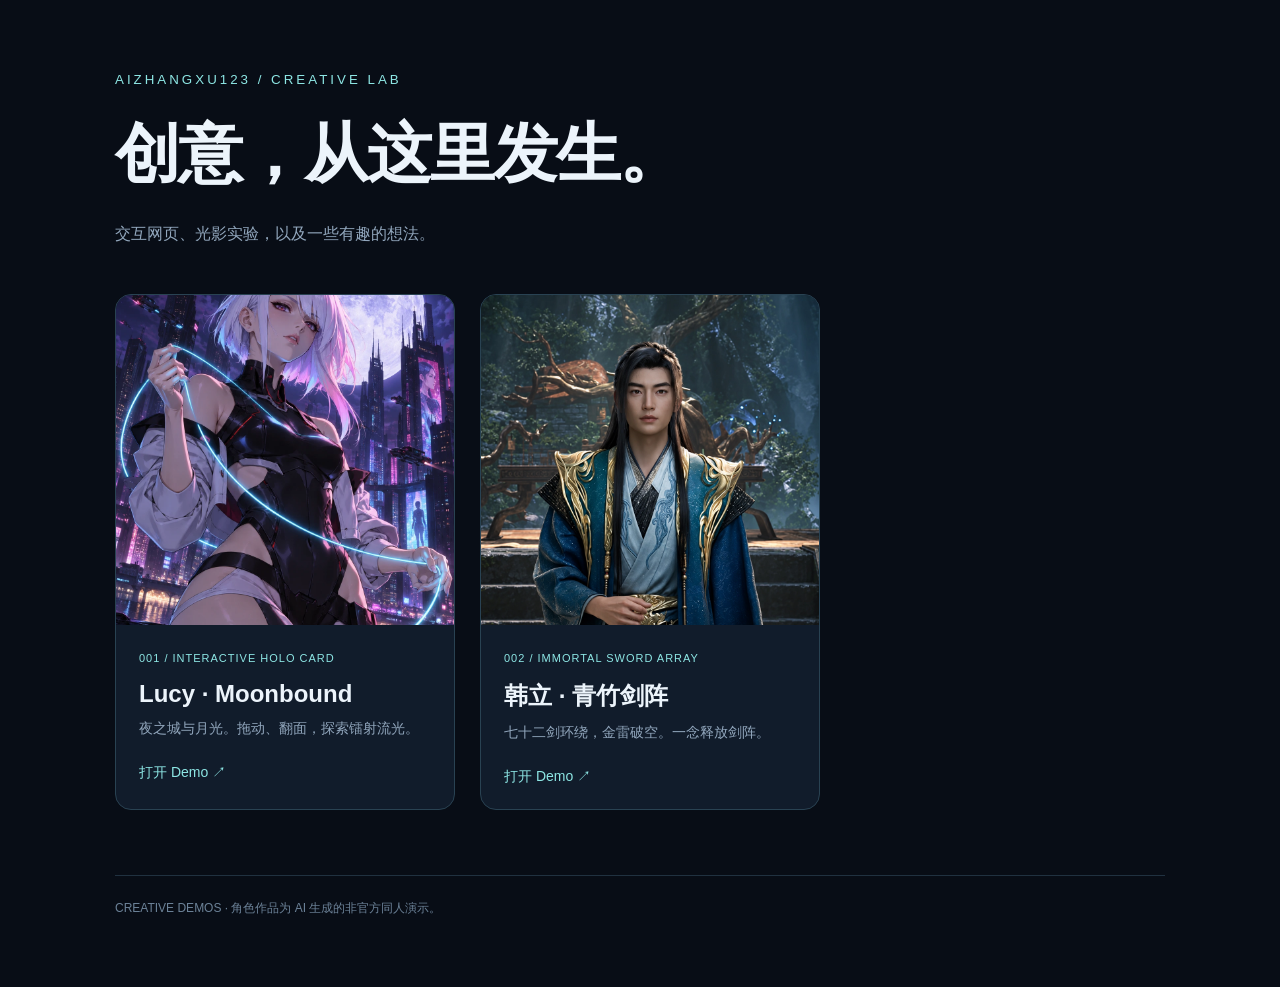
<file: index.html>
<!doctype html><html lang="zh-CN"><head><meta charset="utf-8"><meta name="viewport" content="width=device-width,initial-scale=1"><title>Creative Demos · 旭的创意实验室</title><style>*{box-sizing:border-box}body{margin:0;background:#080d16;color:#ecf4fb;font-family:Arial,"Microsoft YaHei",sans-serif}main{max-width:1100px;margin:auto;padding:70px 25px}small{color:#8de6e4;letter-spacing:3px}h1{font-size:clamp(36px,7vw,65px);letter-spacing:-2px;margin:22px 0}p{color:#91a6bc;line-height:1.8}.grid{display:grid;grid-template-columns:repeat(auto-fit,minmax(250px,340px));gap:25px;margin-top:45px}a{color:inherit;text-decoration:none;border:1px solid #294252;border-radius:16px;overflow:hidden;background:#111c2b;transition:transform .2s}a:hover{transform:translateY(-6px)}a:focus-visible{outline:3px solid #8de6e4;outline-offset:5px}img{width:100%;height:330px;object-fit:cover;object-position:50% 22%;display:block}.info{padding:23px}.info small{font-size:11px;letter-spacing:1px}.info h2{font-size:24px;margin:14px 0 8px}.info p{font-size:14px;margin:0}.enter{display:block;color:#8de6e4;margin-top:23px;font-size:14px}footer{margin-top:65px;border-top:1px solid #203140;padding-top:24px;color:#6c8298;font-size:12px}</style></head><body><main><small>AIZHANGXU123 / CREATIVE LAB</small><h1>创意，从这里发生。</h1><p>交互网页、光影实验，以及一些有趣的想法。</p><div class="grid"><a href="./lucy-card/"><img src="./lucy-card/lucy.webp" alt="Lucy 与夜之城的满月"><div class="info"><small>001 / INTERACTIVE HOLO CARD</small><h2>Lucy · Moonbound</h2><p>夜之城与月光。拖动、翻面，探索镭射流光。</p><span class="enter">打开 Demo ↗</span></div></a><a href="./hanli-card/"><img src="./hanli-card/hanli.webp" alt="韩立与青竹蜂云剑阵"><div class="info"><small>002 / IMMORTAL SWORD ARRAY</small><h2>韩立 · 青竹剑阵</h2><p>七十二剑环绕，金雷破空。一念释放剑阵。</p><span class="enter">打开 Demo ↗</span></div></a></div><footer>CREATIVE DEMOS · 角色作品为 AI 生成的非官方同人演示。</footer></main></body></html>
</file>
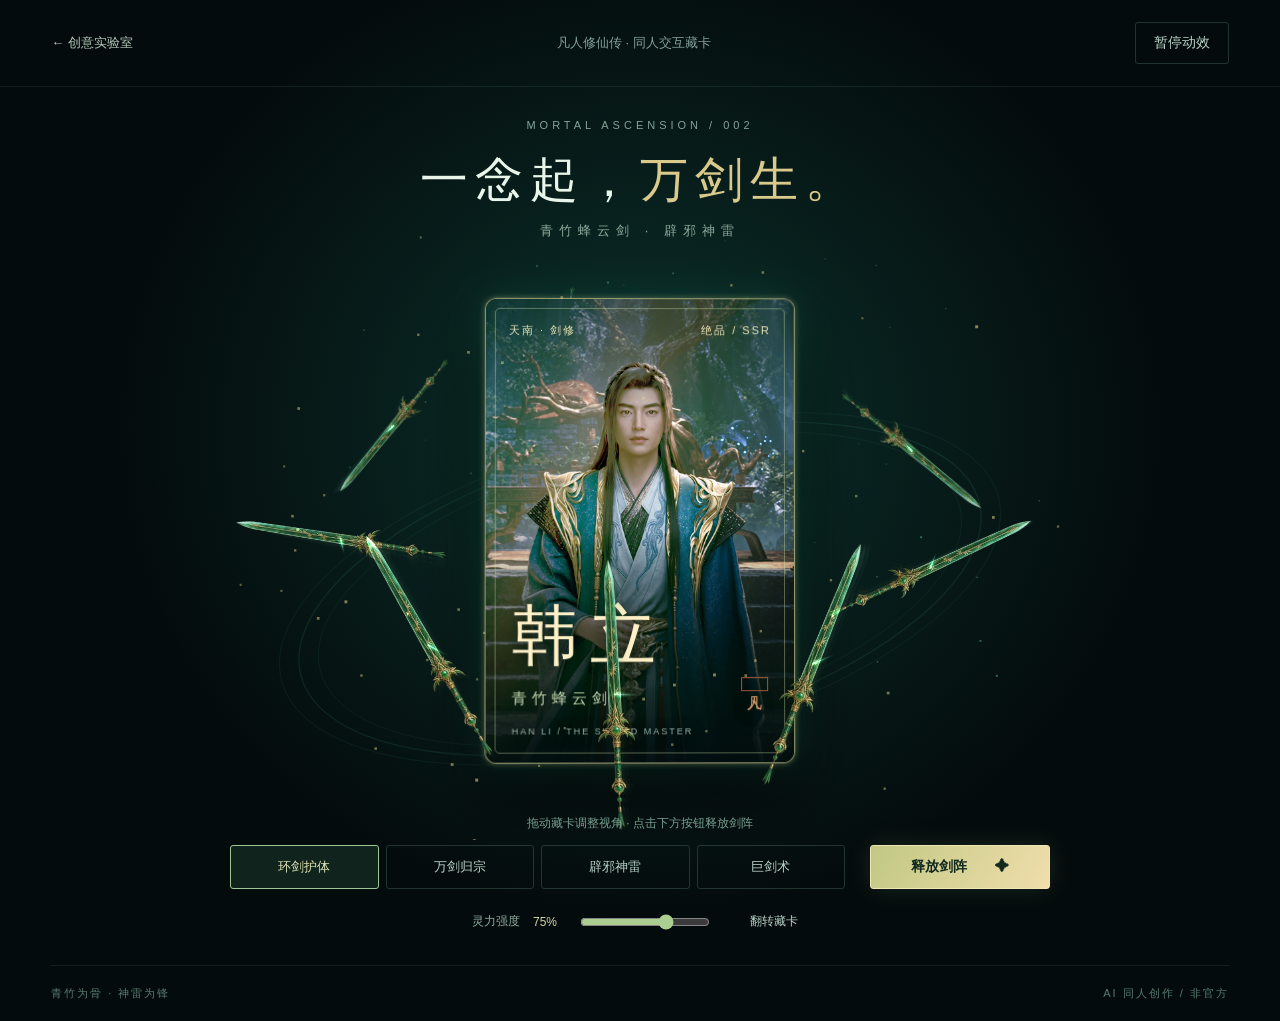
<file: hanli-card/index.html>
<!doctype html><html lang="zh-CN"><head><meta charset="utf-8"><meta name="viewport" content="width=device-width,initial-scale=1"><meta name="theme-color" content="#040c0c"><title>韩立 · 青竹蜂云剑阵</title><link rel="stylesheet" href="style.css?v=giant-1"></head><body><header><a href="../">← 创意实验室</a><span>凡人修仙传 · 同人交互藏卡</span><button id="pause" aria-pressed="false">暂停动效</button></header><main><div class="heading"><span class="eyebrow">MORTAL ASCENSION / 002</span><h1>一念起，<em>万剑生。</em></h1><p>青竹蜂云剑 · 辟邪神雷</p></div><section id="stage" aria-label="韩立剑阵"><canvas id="backfx" aria-hidden="true"></canvas><div class="card-wrap"><div id="card" tabindex="0" role="button" aria-label="韩立藏卡，拖动调整视角，空格翻面"><div class="face front"><img src="hanli.webp" alt="韩立掐诀御剑，青竹蜂云剑与金色雷光环绕" draggable="false"><div class="foil"></div><div class="vignette"></div><div class="edge"></div><div class="serial"><span>天南 · 剑修</span><span>绝品 / SSR</span></div><div class="card-title"><span class="seal">凡人</span><h2>韩立</h2><p>青竹蜂云剑</p><small>HAN LI / THE SWORD MASTER</small></div></div><div class="face back"><p>凡 人 修 仙 传</p><h2>以凡人之躯<br>问长生之道</h2><div class="back-mark">剑</div><p>青竹蜂云剑<br><small>七十二剑 · 剑阵通玄</small></p></div></div></div><canvas id="frontfx" aria-hidden="true"></canvas><div id="burst-label" aria-live="polite"></div><div class="stage-note">拖动藏卡调整视角 · 点击下方按钮释放剑阵</div></section><section class="console" aria-label="剑阵控制"><div class="modes" role="group" aria-label="剑阵形态"><button class="active" data-mode="orbit" aria-pressed="true">环剑护体</button><button data-mode="storm" aria-pressed="false">万剑归宗</button><button data-mode="thunder" aria-pressed="false">辟邪神雷</button><button data-mode="giant" aria-pressed="false">巨剑术</button></div><button id="burst" class="burst">释放剑阵 <span>✦</span></button><div class="settings"><label for="power">灵力强度 <output id="power-value">75%</output><input id="power" type="range" min="20" max="100" value="75"></label><button id="flip">翻转藏卡</button></div></section></main><footer><span>青竹为骨 · 神雷为锋</span><span>AI 同人创作 / 非官方</span></footer><script src="app.js?v=giant-1"></script></body></html>
</file>
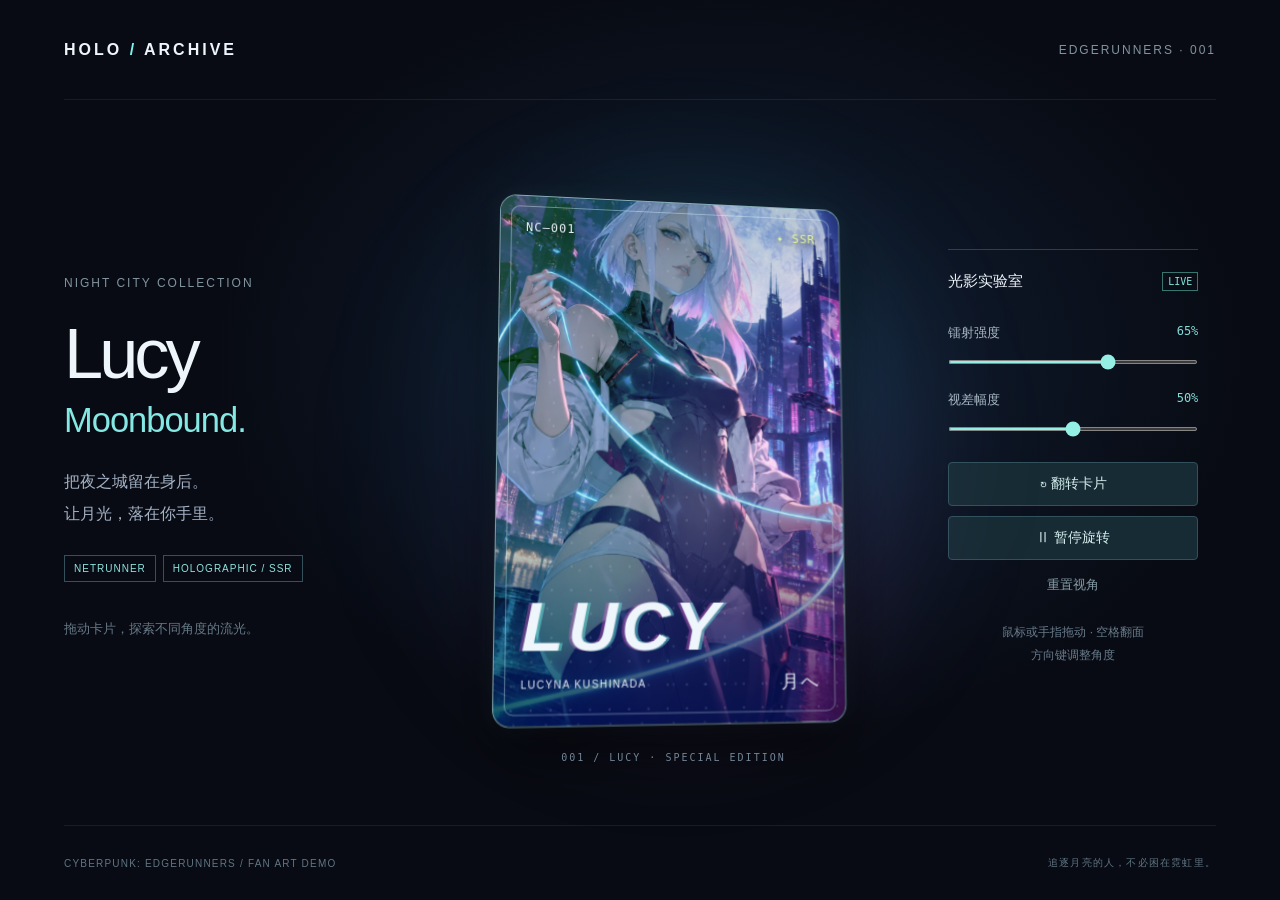
<file: lucy-card/index.html>
<!doctype html><html lang="zh-CN"><head><meta charset="utf-8"><meta name="viewport" content="width=device-width,initial-scale=1"><meta name="theme-color" content="#080b13"><title>LUCY / MOONBOUND</title><link rel="stylesheet" href="style.css"></head><body><header><a href="./" class="brand">HOLO<span> / </span>ARCHIVE</a><span class="edition">EDGERUNNERS · 001</span></header><main><section class="intro"><p class="eyebrow">NIGHT CITY COLLECTION</p><h1>Lucy<span>Moonbound.</span></h1><p class="description">把夜之城留在身后。<br>让月光，落在你手里。</p><div class="tags"><span>NETRUNNER</span><span>HOLOGRAPHIC / SSR</span></div><p class="instruction">拖动卡片，探索不同角度的流光。</p></section><section class="stage" aria-label="Lucy 交互闪卡"><div class="aura"></div><div id="card" tabindex="0" role="button" aria-label="Lucy 全息卡片，按空格翻面，方向键旋转"><div class="face front"><img class="art" src="lucy.webp" alt="Lucy 白发角色，置身霓虹夜之城与月光中"><div class="shade"></div><div class="foil"></div><div class="sparkle"></div><div class="shine"></div><div class="card-top"><span>NC—001</span><span>✦ SSR</span></div><div class="card-bottom"><p>LUCY</p><div><span>LUCYNA KUSHINADA</span><span>月へ</span></div></div><div class="frame"></div></div><div class="face back"><div class="back-orbit"></div><span class="back-top">NIGHT CITY / ARCHIVE 001</span><div class="back-center"><span class="moon">☾</span><h2>MOONBOUND</h2><p>夜之城之外，<br>还有一轮属于你的月亮。</p></div><div class="back-bottom">LUCY <span>✦</span> EDGERUNNERS<br><small>FAN ART · HOLOGRAPHIC EDITION</small></div></div></div><span class="floor-label">001 / LUCY · SPECIAL EDITION</span></section><aside class="controls"><div class="control-title"><span>光影实验室</span><span class="live">LIVE</span></div><label for="foil">镭射强度 <output id="foil-value">65%</output></label><input id="foil" type="range" min="0" max="100" value="65"><label for="depth">视差幅度 <output id="depth-value">50%</output></label><input id="depth" type="range" min="0" max="100" value="50"><div class="buttons"><button id="flip">↻ 翻转卡片</button><button id="auto" aria-pressed="true">Ⅱ 暂停旋转</button></div><button id="reset" class="reset">重置视角</button><p class="hint">鼠标或手指拖动 · 空格翻面<br>方向键调整角度</p></aside></main><footer><span>CYBERPUNK: EDGERUNNERS / FAN ART DEMO</span><span>追逐月亮的人，不必困在霓虹里。</span></footer><script src="app.js"></script></body></html>
</file>
<file: hanli-card/style.css>
*{box-sizing:border-box}body{margin:0;background:#040b0c;color:#e8f6e9;font-family:Arial,"Microsoft YaHei",sans-serif;background-image:radial-gradient(ellipse at 50% 42%,#0b322c 0,transparent 58%);min-height:100svh}header{display:flex;justify-content:space-between;align-items:center;padding:22px 4%;border-bottom:1px solid #a4deb319;gap:15px;position:relative;z-index:5;font-size:13px;color:#839f96}a{color:#b5cabc;text-decoration:none}button{font:14px Arial,"Microsoft YaHei",sans-serif;cursor:pointer;color:#b9d3c7;background:transparent;border:1px solid #55776560;padding:11px 18px;border-radius:3px}button:hover{background:#416b4938;color:#eeffd6}button:focus-visible,a:focus-visible,#card:focus-visible{outline:2px solid #e6d48e;outline-offset:5px}main{position:relative;max-width:1600px;margin:auto}.heading{text-align:center;position:relative;z-index:3;padding-top:28px;pointer-events:none}.eyebrow{font-size:11px;letter-spacing:4px;color:#84a398}h1{font-family:"Songti SC",SimSun,serif;font-size:clamp(30px,4vw,48px);font-weight:400;letter-spacing:7px;margin:15px 0 10px}h1 em{font-style:normal;color:#d9ca8c}.heading p{font-size:13px;letter-spacing:6px;color:#8fab9e;margin:0}#stage{height:620px;position:relative;isolation:isolate;overflow:hidden;margin-top:-20px}canvas{position:absolute;inset:0;width:100%;height:100%;pointer-events:none}#backfx{z-index:0}#frontfx{z-index:3}.card-wrap{position:absolute;inset:0;display:grid;place-items:center;perspective:1100px;z-index:2;pointer-events:none}#card{width:310px;aspect-ratio:2/3;position:relative;transform-style:preserve-3d;transform:rotateX(var(--rx,0deg)) rotateY(var(--ry,0deg));cursor:grab;touch-action:none;pointer-events:auto;--mx:50%;--my:50%}#card,#card *{-webkit-user-select:none;user-select:none;-webkit-touch-callout:none}#card:active{cursor:grabbing}.face{position:absolute;inset:0;backface-visibility:hidden;border-radius:12px;overflow:hidden;border:1px solid #d9d591ae;box-shadow:0 0 6px #eee4a455,0 0 42px #21ce9c25,0 35px 70px #000b}.front{transform:translateZ(1px);background:#0d2528}.face img{position:absolute;width:110%;height:110%;object-fit:cover;left:-5%;top:-5%;pointer-events:none;-webkit-user-drag:none;transform:translate(var(--px,0px),var(--py,0px))}.foil{position:absolute;inset:0;background:linear-gradient(115deg,transparent 10%,#2ce8c740 30%,#f6e5a565 44%,#a6ff8e40 51%,transparent 65%);background-size:250% 200%;background-position:var(--mx) var(--my);mix-blend-mode:color-dodge;opacity:.7}.vignette{position:absolute;inset:0;background:linear-gradient(#01110b65,transparent 24%,transparent 49%,#01140dcc 87%,#020d0ef5)}.edge{position:absolute;inset:9px;border:1px solid #c9dfa365;border-radius:5px}.serial{position:absolute;top:24px;left:23px;right:23px;display:flex;justify-content:space-between;font-size:11px;letter-spacing:2px;color:#eee6b8}.card-title{position:absolute;bottom:24px;left:26px;right:26px;text-shadow:0 2px 15px #00100c}.card-title h2{font-family:"STKaiti",KaiTi,serif;letter-spacing:12px;font-size:66px;font-weight:400;margin:0;color:#fff0c7}.card-title p{font-size:15px;letter-spacing:5px;margin:8px 0 12px;color:#c7ddb2}.card-title small{font-size:9px;letter-spacing:2px;color:#95b4a8}.seal{position:absolute;right:0;bottom:47px;writing-mode:vertical-rl;border:1px solid #a45639;color:#d99969;font:15px KaiTi,serif;padding:6px 3px}.back{transform:rotateY(180deg) translateZ(1px);background:radial-gradient(ellipse,#174d39,#071612 75%);text-align:center;display:flex;align-items:center;justify-content:space-between;flex-direction:column;padding:30px 18px;color:#d4cd9b}.back h2{font:30px/1.8 KaiTi,serif;font-weight:400;letter-spacing:4px;margin:0}.back p{font-size:13px;line-height:2;letter-spacing:3px}.back small{font-size:11px}.back-mark{font:80px KaiTi,serif;color:#7fbf98;text-shadow:0 0 35px #aaf3bd66}.stage-note{position:absolute;bottom:8px;left:0;right:0;text-align:center;font-size:12px;color:#769e8e;z-index:4}#burst-label{position:absolute;top:40%;left:0;right:0;text-align:center;font:42px KaiTi,serif;letter-spacing:12px;color:#f2ebc4;text-shadow:0 0 25px #34e0a0;z-index:4;pointer-events:none;opacity:0;transition:opacity .35s}.console{position:relative;z-index:5;max-width:780px;margin:5px auto 30px;padding:0 20px;display:grid;grid-template-columns:1fr auto;gap:19px 25px}.modes{display:flex;gap:7px;align-items:center}.modes button{flex:1;white-space:nowrap;font-size:13px;padding:12px}.modes .active{border-color:#99c695;color:#e1e5b3;background:#24493566}.burst{background:linear-gradient(120deg,#c1c884,#f0deab);color:#12291d;font-weight:700;border:1px solid #f0e5b5;min-width:180px;box-shadow:0 0 25px #b6ec9820}.burst:hover{background:#e4e3ac;color:#142617}.burst span{margin-left:25px}.burst:disabled{opacity:.6;cursor:wait}.settings{grid-column:1/-1;display:flex;align-items:center;gap:28px;justify-content:center}.settings label{display:flex;gap:13px;align-items:center;font-size:12px;color:#8ead9f}.settings output{color:#d0d5a5;min-width:32px}.settings input{width:130px;accent-color:#accf91}.settings button{border:none;font-size:12px;padding:5px 10px}footer{border-top:1px solid #94d4a019;margin:0 4%;padding:20px 0;display:flex;justify-content:space-between;font-size:11px;letter-spacing:2px;color:#587a6e}@media(min-width:1400px){#stage{height:670px}#card{width:340px}}@media(max-width:620px){header{padding:15px 5%;font-size:11px}header span{display:none}header button{font-size:12px;padding:8px 11px}.heading{padding-top:25px}h1{font-size:31px;letter-spacing:3px}.heading p{font-size:11px;letter-spacing:4px}.eyebrow{font-size:9px}#stage{height:530px;margin-top:0}#card{width:260px}.card-title h2{font-size:54px}.console{grid-template-columns:1fr;gap:14px;margin-top:10px}.burst{width:100%;padding:14px}.settings{gap:10px;flex-wrap:wrap}.settings input{width:100px}.stage-note{font-size:10px}footer{font-size:9px;letter-spacing:1px}#burst-label{font-size:30px;letter-spacing:6px}}

.modes{display:grid;grid-template-columns:repeat(4,minmax(0,1fr));}.console{max-width:860px}@media(max-width:760px){.console{grid-template-columns:1fr}.modes{grid-template-columns:repeat(2,minmax(0,1fr))}}
</file>
<file: lucy-card/style.css>
*{box-sizing:border-box}body{margin:0;background:#080b13;color:#eef5fb;font-family:Arial,"Microsoft YaHei",sans-serif;min-height:100svh;background-image:radial-gradient(ellipse at 57% 40%,#122036 0%,transparent 50%)}header{height:100px;margin:0 5%;display:flex;align-items:center;justify-content:space-between;border-bottom:1px solid #ffffff12}.brand{font-size:16px;font-weight:800;letter-spacing:3px;color:inherit;text-decoration:none}.brand span{color:#7bf6ed}.edition,.eyebrow{font-size:12px;letter-spacing:2px;color:#82949d}main{max-width:1500px;margin:auto;min-height:calc(100svh - 175px);display:grid;grid-template-columns:1fr 1.5fr .8fr;align-items:center;gap:24px;padding:45px 5% 55px}.intro h1{font-size:clamp(52px,5.5vw,86px);font-weight:500;letter-spacing:-4px;line-height:1.04;margin:27px 0}.intro h1 span{display:block;font-size:.49em;letter-spacing:-1px;color:#84e9e4;margin-top:12px}.description{color:#a4b2c5;line-height:2;font-size:16px;margin:25px 0}.tags{display:flex;flex-wrap:wrap;gap:7px}.tags span{font-size:10px;letter-spacing:1px;padding:7px 9px;border:1px solid #34515b;color:#8ee4e0}.instruction{font-size:13px;color:#677987;margin-top:38px}.stage{position:relative;display:flex;align-items:center;justify-content:center;min-height:610px;perspective:1200px}.aura{position:absolute;width:90%;height:80%;background:conic-gradient(from 30deg,#26d4ee30,#bd47e52b,#1e488a20,#26d4ee30);filter:blur(70px);border-radius:50%}#card{--rx:0deg;--ry:0deg;--mx:50%;--my:50%;--px:0px;--py:0px;--foil:.42;width:min(350px,80vw);aspect-ratio:2/3;position:relative;transform-style:preserve-3d;transform:rotateX(var(--rx)) rotateY(var(--ry));touch-action:none;cursor:grab;will-change:transform;outline-offset:10px;border-radius:17px}#card:active{cursor:grabbing}.face{position:absolute;inset:0;border-radius:17px;backface-visibility:hidden;overflow:hidden;border:1px solid #b6e8f0b3;box-shadow:0 25px 60px #0009,0 0 25px #96dff015;isolation:isolate}.front{background:#132232;transform:translateZ(1px)}.art{width:110%;height:110%;position:absolute;left:-5%;top:-5%;object-fit:cover;transform:translate(var(--px),var(--py));pointer-events:none}.shade{position:absolute;inset:0;background:linear-gradient(#04162640,transparent 35%,transparent 55%,#020c23ed)}.foil,.shine,.sparkle{position:absolute;inset:0;pointer-events:none}.foil{background:repeating-linear-gradient(115deg,#17ffb370 0%,#04d5ff90 9%,#654bff70 18%,#ff39d870 27%,#ffe19790 36%,#17ffb370 45%);background-size:280% 280%;background-position:var(--mx) var(--my);mix-blend-mode:color-dodge;opacity:var(--foil)}.sparkle{background-image:radial-gradient(#fff9 .6px,transparent 1px),radial-gradient(#94cfff8c .7px,transparent 1.4px);background-size:19px 23px,31px 37px;background-position:var(--mx) var(--my);mix-blend-mode:screen;opacity:calc(var(--foil) * .7)}.shine{background:radial-gradient(ellipse at var(--mx) var(--my),#ffffff60 0%,#b4e9ff12 30%,transparent 65%);mix-blend-mode:screen;opacity:.6}.frame{position:absolute;inset:10px;border:1px solid #defcff65;border-radius:9px;pointer-events:none}.card-top{position:absolute;top:25px;left:25px;right:25px;display:flex;justify-content:space-between;font:12px monospace;letter-spacing:1px;text-shadow:0 2px 10px black}.card-top span:last-child{color:#e4fd9a}.card-bottom{position:absolute;bottom:27px;left:26px;right:26px;transform:translate(calc(var(--px) * -.3),calc(var(--py) * -.3))}.card-bottom p{font-size:67px;font-weight:900;letter-spacing:4px;margin:0 0 5px;font-style:italic;text-shadow:3px 0 #77ffef70,-3px 0 #ff69de55}.card-bottom div{display:flex;justify-content:space-between;align-items:center;font-size:10px;letter-spacing:1.3px}.card-bottom div span:last-child{font-size:18px}.back{transform:rotateY(180deg) translateZ(1px);background:radial-gradient(circle at 50% 40%,#245575,#121628 50%,#090c14);display:flex;flex-direction:column;justify-content:space-between;align-items:center;text-align:center;padding:30px 20px}.back-orbit{position:absolute;width:450px;height:450px;border:1px solid #90f7ef30;border-radius:50%;top:22%;transform:rotateX(55deg) rotateZ(-30deg);box-shadow:0 0 0 25px #8be8ee07,0 0 0 80px #8be8ee05}.back-top{font:11px monospace;letter-spacing:2px}.moon{display:block;font-size:100px;color:#c9fafa;text-shadow:0 0 40px #71fafaaa}.back h2{letter-spacing:4px;font-size:23px}.back-center p{color:#a1c1ce;font-size:15px;line-height:1.9}.back-bottom{font-size:13px;letter-spacing:2px;line-height:2.5}.back-bottom span{color:#9dfff1;margin:0 15px}.back small{font-size:10px;letter-spacing:1px;color:#8199aa}.floor-label{position:absolute;bottom:0;font:10px monospace;letter-spacing:2px;color:#738596}.controls{border-top:1px solid #b5e3ed36;padding-top:22px;max-width:250px}.control-title{display:flex;justify-content:space-between;align-items:center;margin-bottom:33px;font-size:15px}.live{font:10px monospace;color:#82e4db;border:1px solid #39756f;padding:3px 5px}label{display:flex;justify-content:space-between;font-size:13px;color:#aab9c5}output{color:#86dcd9;font:12px monospace}input[type=range]{width:100%;accent-color:#94efe4;margin:18px 0 27px;cursor:pointer;height:4px}.buttons{display:grid;gap:10px;margin-top:4px}button{font-family:inherit;font-size:14px;color:#d5eeee;background:#172b34;border:1px solid #32515b;border-radius:4px;padding:12px;cursor:pointer;transition:background .2s}button:hover{background:#274550}button:focus-visible{outline:2px solid #98f9e9;outline-offset:4px}.reset{width:100%;background:transparent;border:none;color:#869ca7;margin-top:4px;font-size:13px}.hint{font-size:12px;line-height:1.9;color:#687b8c;text-align:center;margin:15px 0 0}footer{margin:0 5%;height:75px;border-top:1px solid #ffffff12;display:flex;align-items:center;justify-content:space-between;font-size:10px;letter-spacing:1.2px;color:#607583}@media(min-width:1500px){#card{width:390px}.stage{min-height:680px}}@media(max-width:1000px){main{grid-template-columns:1fr 1.5fr}.controls{grid-column:1/-1;max-width:none;display:grid;grid-template-columns:1fr 1fr;gap:10px 30px}.control-title{grid-column:1/-1;margin-bottom:10px}.controls label{grid-column:1}.controls input{grid-column:1}.buttons{grid-column:2;grid-row:2/6;align-self:center}.reset{grid-column:2}.hint{display:none}.stage{min-height:570px}footer span:last-child{display:none}}@media(max-width:620px){header{height:70px}.brand{font-size:12px}.edition{font-size:9px;letter-spacing:1px}main{display:flex;flex-direction:column;gap:20px;padding-top:25px}.intro{width:100%;text-align:center}.eyebrow{font-size:10px;margin:0}.intro h1{font-size:43px;margin:10px 0;letter-spacing:-2px}.intro h1 span{display:inline;font-size:.6em;margin-left:12px}.description,.tags,.instruction{display:none}.stage{width:100%;min-height:540px}#card{width:min(310px,76vw)}.controls{width:100%;display:block;padding:18px 16px;margin-top:8px}.control-title{margin-bottom:22px}input[type=range]{margin:15px 0 24px}.buttons{display:grid;grid-template-columns:1fr 1fr}footer{height:55px;font-size:8px}.floor-label{font-size:9px}}@media(prefers-reduced-motion:reduce){*{scroll-behavior:auto}}

/* Keep card dragging separate from browser text/image selection. */
#card, #card * {-webkit-user-select:none;user-select:none;-webkit-touch-callout:none;}
#card img {-webkit-user-drag:none;}
</file>
